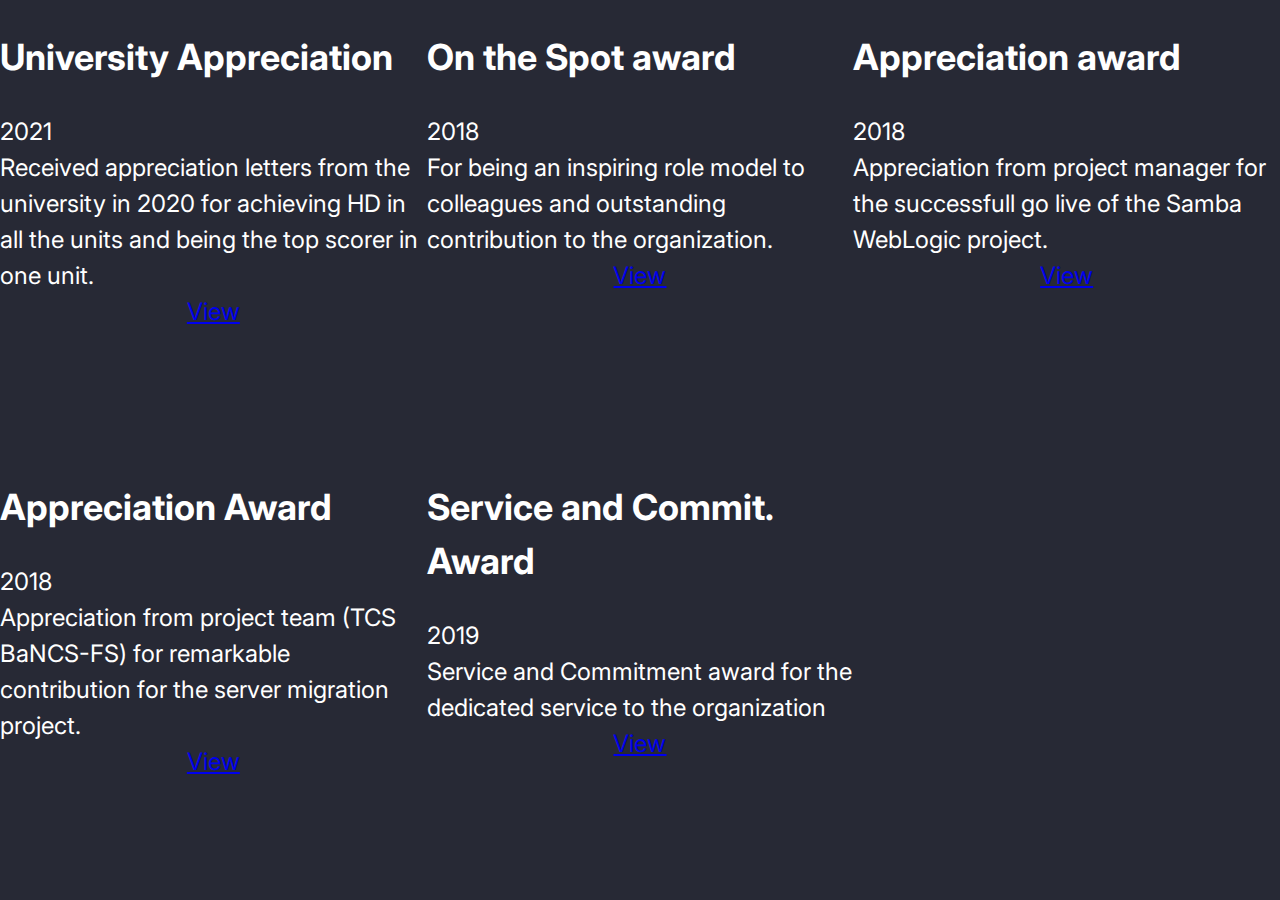
<file: components/card.html>
<!DOCTYPE html>
<html lang="en">
  <head>
    <meta charset="UTF-8" />
    <meta http-equiv="X-UA-Compatible" content="IE=edge" />
    <meta name="viewport" content="width=device-width, initial-scale=1.0" />
    <title>Document</title>
    <link rel="stylesheet" href="../css/style.css" />
    <link
      href="https://fonts.googleapis.com/css2?family=Inter:wght@400;700&display=swap"
      rel="stylesheet"
    />
  </head>
  <body>
    <div class="grid .grid--1x2 grid--1x3">
      <!--Card 1-->
      <div class="card">
        <header class="card-header">
          <h2 class="award-name">University Appreciation</h2>
          <span class="award-year">2021</span>
        </header>
        <div class="award-desc">
          Received appreciation letters from the university in 2020 for
          achieving HD in all the units and being the top scorer in one unit.
        </div>
        <div style="text-align: center">
          <a href="#" class="btn">View</a>
        </div>
      </div>

      <!--Card 2-->
      <div class="card">
        <header class="card-header">
          <h2 class="award-name">On the Spot award</h2>
          <span class="award-year">2018</span>
        </header>
        <div class="award-desc">
          For being an inspiring role model to colleagues and outstanding
          contribution to the organization.
          <!-- <div>&nbsp;</div> -->
        </div>
        <div style="text-align: center">
          <a href="#" class="btn">View</a>
        </div>
      </div>

      <!--Card 3-->
      <div class="card">
        <header class="card-header">
          <h2 class="award-name">Appreciation award</h2>
          <span class="award-year">2018</span>
        </header>
        <div class="award-desc">
          Appreciation from project manager for the successfull go live of the
          Samba WebLogic project.
        </div>
        <div style="text-align: center">
          <a href="#" class="btn">View</a>
        </div>
      </div>

      <!--Card 4-->
      <div class="card">
        <header class="card-header">
          <h2 class="award-name">Appreciation Award</h2>
          <span class="award-year">2018</span>
        </header>
        <div class="award-desc">
          Appreciation from project team (TCS BaNCS-FS) for remarkable
          contribution for the server migration project.
        </div>
        <div style="text-align: center">
          <a href="#" class="btn">View</a>
        </div>
      </div>

      <!--Card 5-->
      <div class="card">
        <header class="card-header">
          <h2 class="award-name">Service and Commit. Award</h2>
          <span class="award-year">2019</span>
        </header>
        <div class="award-desc">
          Service and Commitment award for the dedicated service to the
          organization
        </div>
        <div style="text-align: center">
          <a href="#" class="btn">View</a>
        </div>
      </div>
    </div>
  </body>
</html>
</file>
<file: css/style.css>
:root {
  /*Dark Theme*/
  --color-background: #272935;
  --color-font: white;
  --color-icon: white;

  /*Light theme*/
  /* --color-background: #fff;
  --color-font: black;
  --color-icon: black; */
}

html {
  font-size: 62.5%;
}

body {
  background-color: #fff;
  font-family: Inter, Arial, Helvetica, sans-serif;
  color: white;
  font-size: 2.4rem;
  line-height: 1.5;
  margin: 0;
}

.icon {
  height: 40px;
  width: 40px;
  fill: white;
  margin-top: 3px;
}
.collapsible {
  /* background-color: black; */
  display: flex;
  justify-content: space-between;
  flex-wrap: wrap;
  padding: 0 1rem;
  align-items: center;
}

.list {
  list-style: none;
  font-size: 2rem;
}

.nav {
  background-color: black;
  border-bottom: 1px solid #a8a8a8;
}
.nav__brand {
  font-family: Inter, Arial, Helvetica, sans-serif;
  color: white;
  text-decoration: none;
  font-weight: 700;
}
.nav__item {
  padding: 1rem 0.5rem;
  border-bottom: 1px solid #333;
  font-weight: 400;
}

.nav__item > a {
  color: #d2d0db;
  text-decoration: none;
}

.nav__item > a:hover {
  color: #fff;
}

.nav__list {
  width: 100%; /*To make list come in next line*/
  padding-left: 2px;
}

.collapsible__content {
  max-height: 0;
  overflow: hidden;
  opacity: 0;
  transition: all 0.3s; /*To apply transition to all properties*/
  margin: 0.5rem 1rem;
}

.collapsible--expanded .collapsible__content {
  max-height: 100vh; /*To make it take only space required.*/
  opacity: 1;
}

/*Icon click and not clicked*/
.nav__toggler {
  opacity: 0.5;
  transition: box-shadow 0.15s;
  cursor: pointer;
}

.collapsible--expanded .nav__toggler {
  opacity: 1;
  box-shadow: 0 0 0 3px #666;
  border-radius: 5px;
}

@media screen and (min-width: 768px) {
  .nav__toggler {
    display: none;
  }

  .nav__list {
    display: flex;
    width: auto;
    justify-content: flex-end;
    font-size: 1.6rem;
    max-height: 100%;
    opacity: 1;
  }
}

/*Button*/

/*Awards Cards*/
/* .card {
  margin-left: 50px;
  margin-top: 50px;
  width: 280px;
  max-height: 100%;
  border: 1px solid rgba(0, 0, 0, 0.125);

  border-radius: 12px;
  box-shadow: 0 0 20px 10px #f3f3f3;
  overflow: hidden;
  background-color: white;
}

.card:hover {
  box-shadow: 0 0 10px 4px #73c2fb;
  transform: scale(1.05);
}

.card-header {
  background-color: dodgerblue;
  padding-left: 10px;
  padding-top: 10px;
  color: white;
}

.award-name {
  margin-top: 0;
  margin-bottom: 0;
  font-weight: 600;
  line-height: 1.1;
  font-family: -apple-system, BlinkMacSystemFont, "Segoe UI", Roboto, Oxygen,
    Ubuntu, Cantarell, "Open Sans", "Helvetica Neue", sans-serif;
}

.award-year {
  display: inline-block;
  padding-top: 10px;
}

.award-desc {
  padding: 10px 5px 30px 8px;
  font-size: 2rem;
}
.btn {
  font-size: 1.8rem;
  font-weight: 600;
  padding: 1rem 1rem;
  text-decoration: none;

  border-radius: 25px;
  color: white;
  border: 0;
  cursor: pointer;
  white-space: nowrap;

  text-align: center;

  margin-bottom: 2rem;
  width: 250px;
  display: inline-block;
  background-color: #fff;
  color: #1b0760;
  border: 2px solid #1b0760;
} */

/*Grid*/
/* .grid {
  display: grid;
  grid-template-columns: repeat(3, 1fr);
} */

/*Grids*/
/* .grid {
  display: grid;
  padding: 50px;
}

@media screen and (min-width: 768px) {
  .grid--1x2 {
    grid-template-columns: 1fr 1fr;
  }
}

@media screen and (min-width: 1024px) {
  .grid--1x3 {
    grid-template-columns: repeat(4, 1fr);
  }
} */

/*Home*/
/*Grid*/
.grid {
  /* border: 2px solid red; */
  display: grid;
  grid-template-columns: repeat(3, 1fr);
  height: 100vh;
  background-color: var(--color-background); /*Dark Theme*/
  color: var(--color-font);
  /*background-color: white;  /*Light theme*/
}

.grid_box1 {
  padding-left: 4rem;
  padding-bottom: 0;

  justify-self: left;
  align-self: center;
  grid-column: 1/3;
  grid-row: 1 / span(1);
}

.welcome-title {
  font-family: Bungee;
  transition: color 5s;
  font-size: 5rem;
}

.welcome-desc {
  font-family: monospace;
}
.grid_box2 {
  justify-self: center;
  align-self: center;
}

.profile-image {
  width: 300px;
  height: 300px;
  border-radius: 540px;
  border: 8px solid grey;
}

.image--box {
  /* background-color: blue;
  height: 100vh;
  display: flex;
  align-items: center; */
}

.contact-icons-box {
  display: flex;
  justify-content: flex-start;
  padding: 0rem 0rem;
}
.contact-icon {
  margin: 2rem 2rem;
  cursor: pointer;
  color: var(--color-icon);
}
</file>
